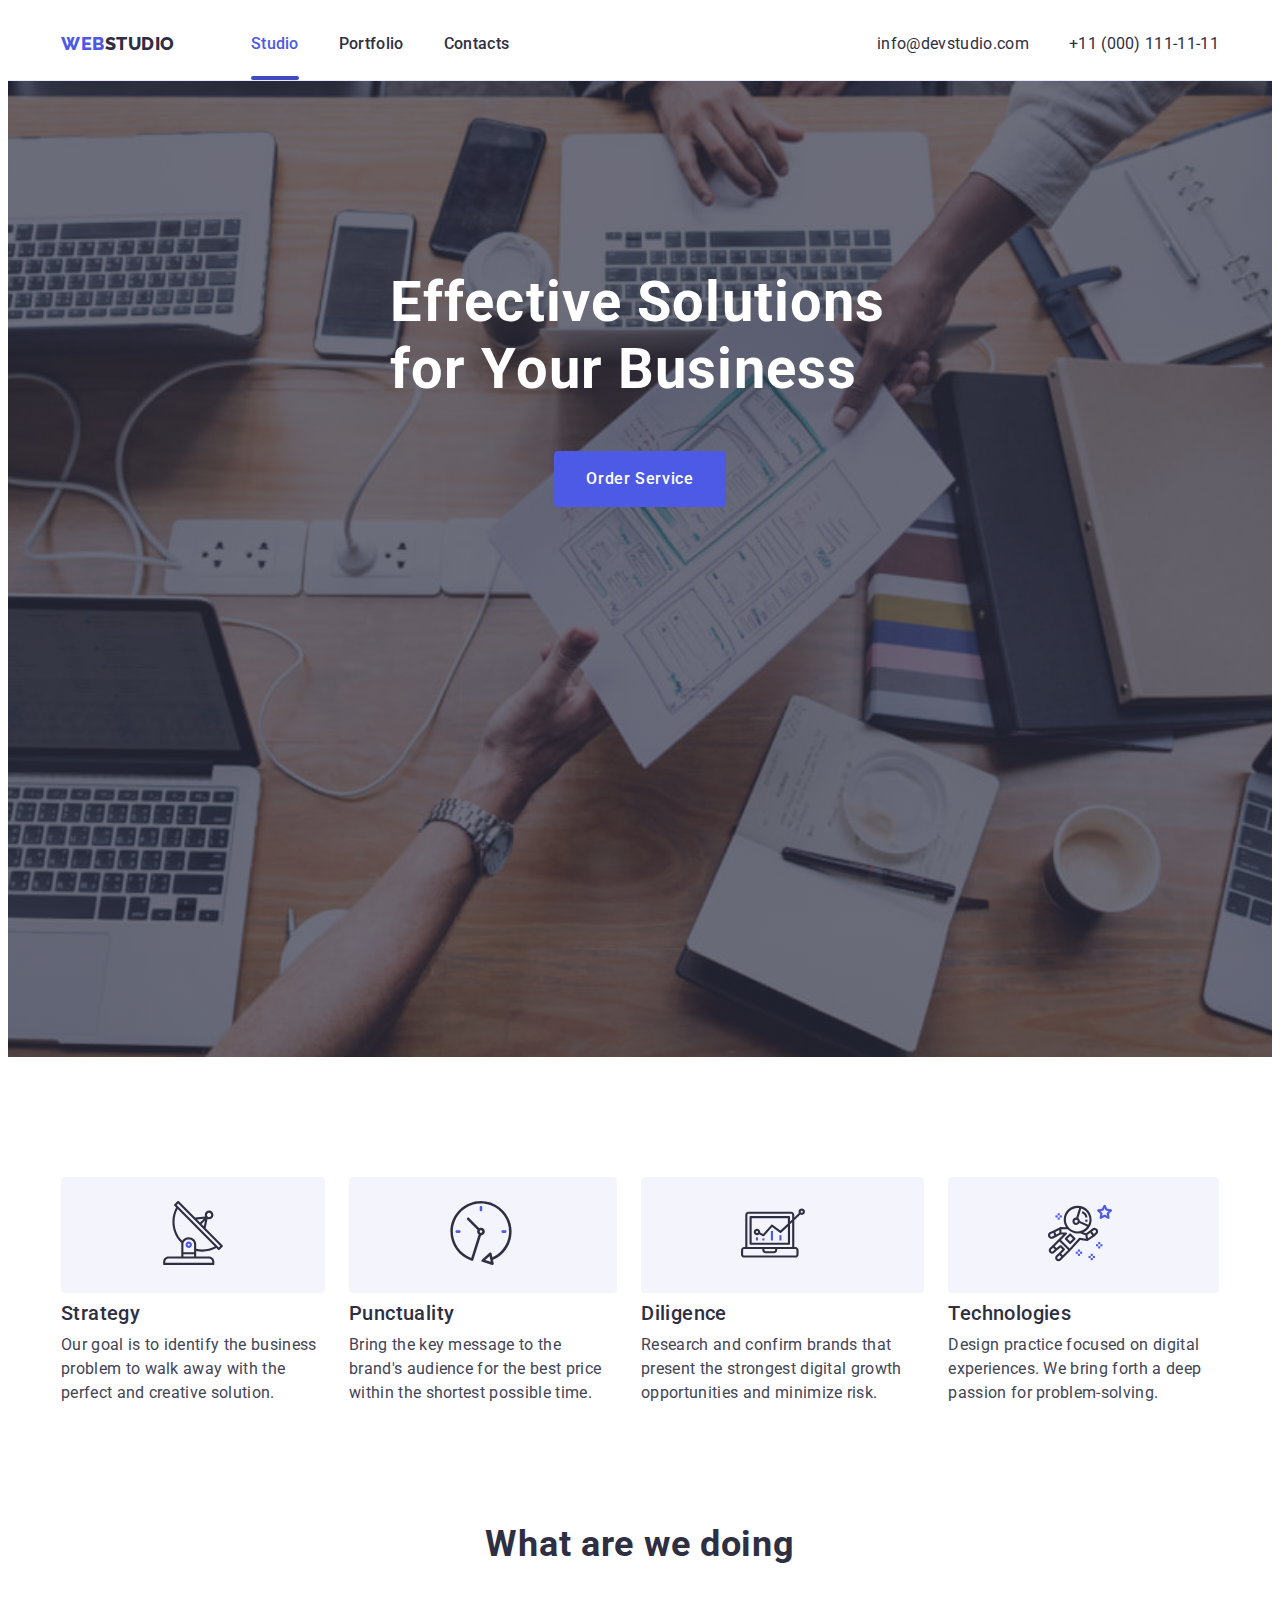
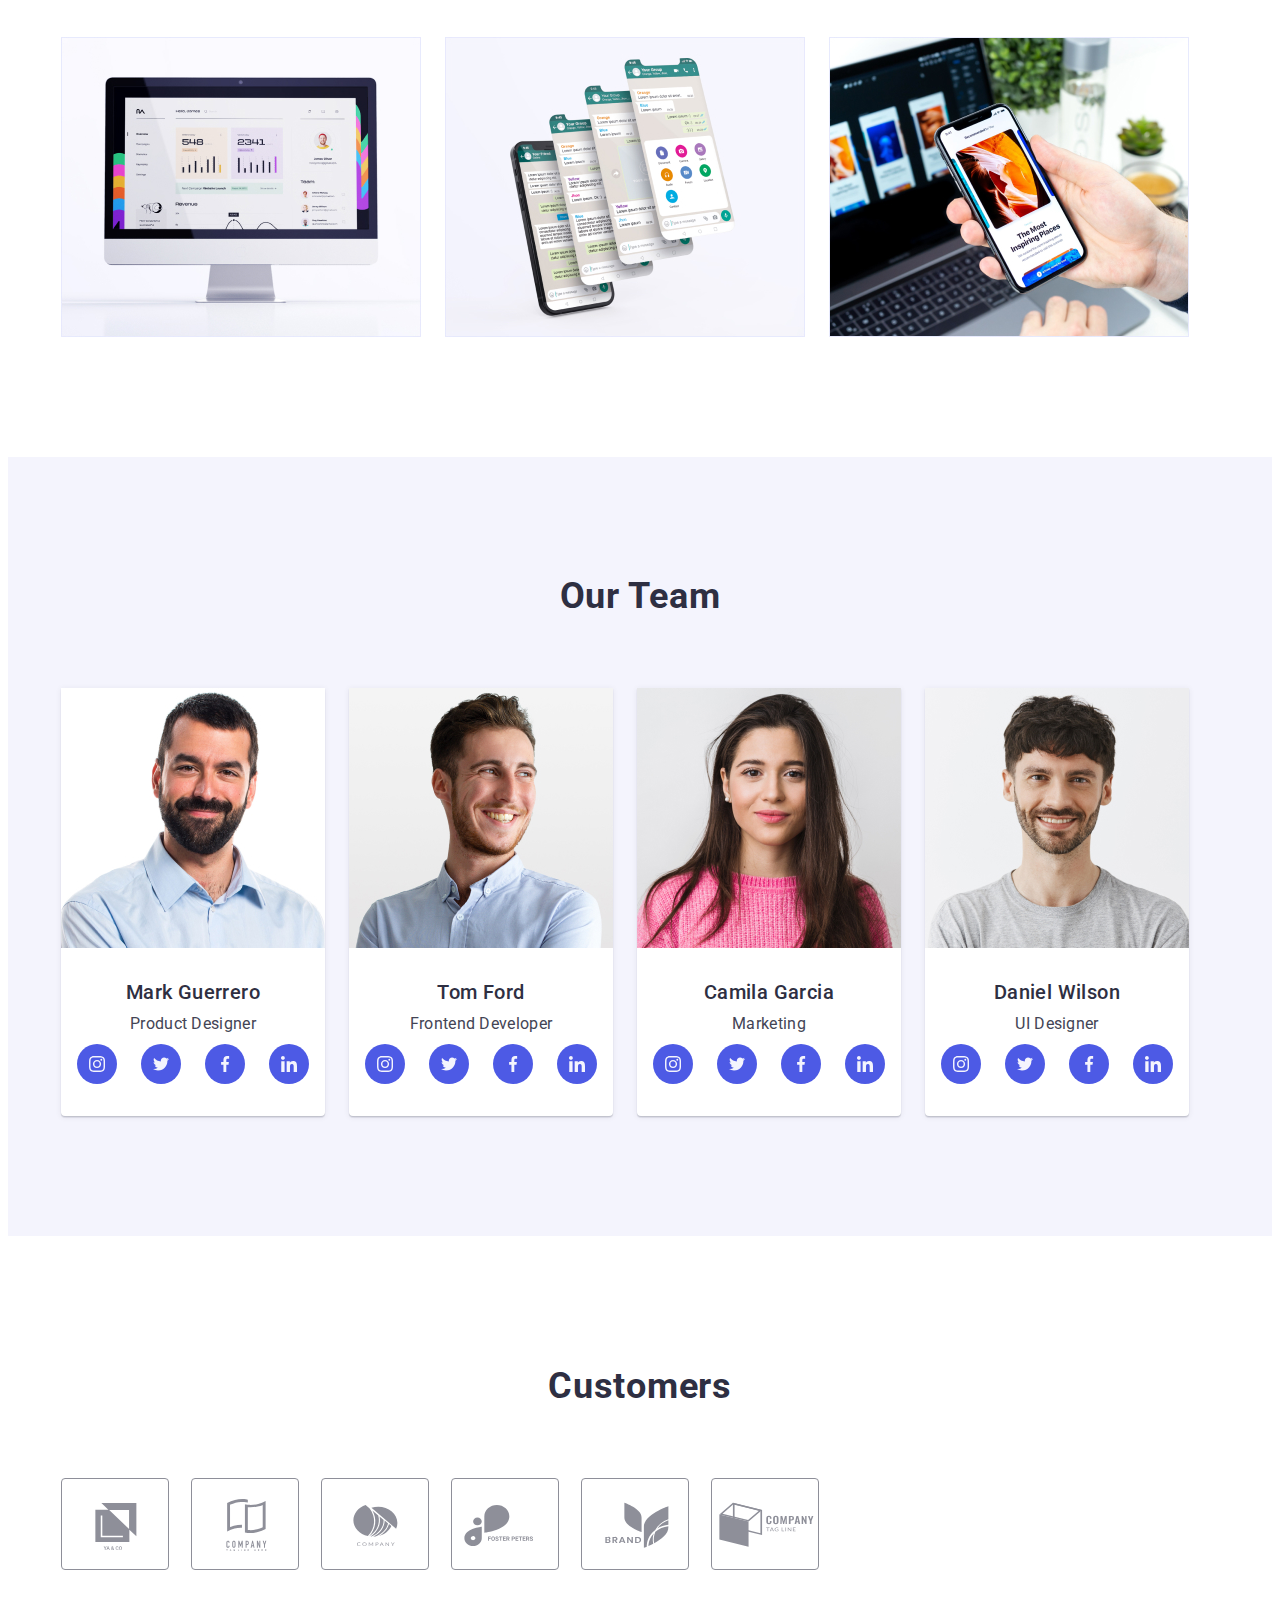
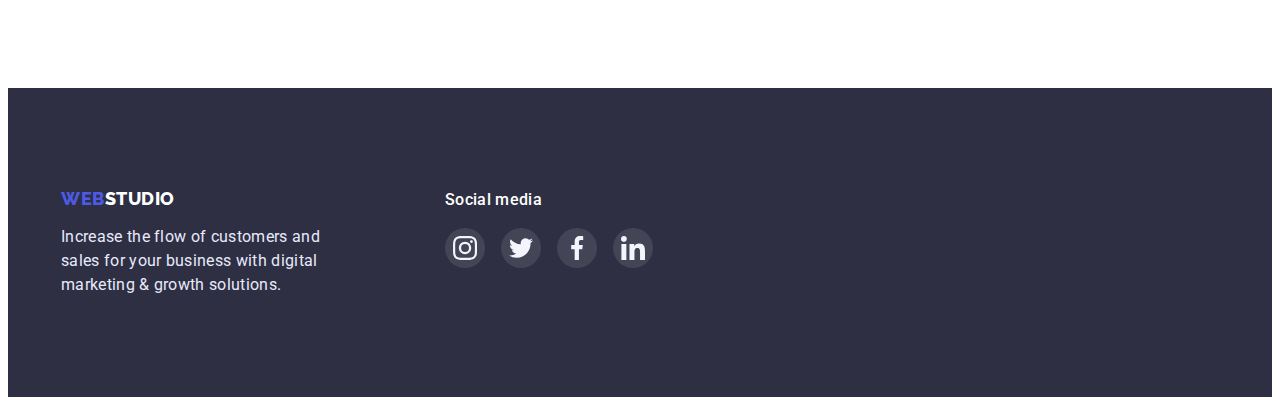
<file: index.html>
<!DOCTYPE html>
<html lang="en">
<head>
    <meta charset="UTF-8">
    <meta http-equiv="X-UA-Compatible" content="IE=edge">
    <meta name="viewport" content="width=device-width, initial-scale=1.0">
    <title>Document</title>
    <link rel="preconnect" href="https://fonts.googleapis.com">
    <link rel="preconnect" href="https://fonts.gstatic.com" crossorigin>
    <link href="https://fonts.googleapis.com/css2?family=Raleway:wght@800&family=Roboto:wght@400;500;700&display=swap"
        rel="stylesheet">
        <link rel="stylesheet" href="https://cdnjs.cloudflare.com/ajax/libs/modern-normalize/1.1.0/modern-normalize.min.css"
            integrity="sha512-wpPYUAdjBVSE4KJnH1VR1HeZfpl1ub8YT/NKx4PuQ5NmX2tKuGu6U/JRp5y+Y8XG2tV+wKQpNHVUX03MfMFn9Q=="
            crossorigin="anonymous" referrerpolicy="no-referrer" />
    <link rel="stylesheet" href="./css/styles.css">
</head>
<body >
   <header class="header">
     <div class="container heder-container">
        <nav class="header-navigation"> 
          <a href="./index.html" class="heder-logo link"> <span class="caption">Web</span>Studio</a>
    
         <ul class="header-list list">
             <li class="header-item"> <a class="header-link link currrent" href="./index.html" >Studio</a></li>
             <li class="header-item"> <a class="header-link link " href="./portfolio.html" >Portfolio</a></li>
             <li class="header-item"> <a class="header-link link " href="">Contacts</a></li>
         </ul>
        </nav>
        <address class="adress">
           <ul class="header-list list">
                <li><a class="header-tel link" href="mailto:info@devstudio.com">info@devstudio.com</a></li>
                <li><a class="header-tel link" href="tel:+110001111111">+11 (000) 111-11-11</a></li>
            </ul>
        </address>
    </div>
    </header> 
   
 <main>
    <section class="hero">
        <div class="container">
             <h1 class="hero-title">Effective Solutions for Your Business</h1>
              <button class="hero-btn" type="button" data-modal-open>Order Service</button>
        </div>
    </section>
 
 <section class="about">
    <div class="container">
        <h2 class="visually-hidden">Features</h2>
        <ul class="about-list list">
            <li class="about-item">
            <div class="container-about">
              <svg class="about-svg-icon" width="64" height="64">
                  <use href="./images/icons.svg#icon-antenna"></use>
               </svg>
            </div >
             <h3 class="about-title">Strategy</h3>
            <p class="about-pre-title">Our goal is to identify the business
                problem to walk away with the perfect and creative solution.</p>
            </li>
            <li class="about-item">
                <div class="container-about">
              <svg class="about-svg-icon" width="64" height="64">
                  <use href="./images/icons.svg#icon-clock"></use>
               </svg>
            </div >
                <h3 class="about-title">Punctuality</h3>
            <p class="about-pre-title">Bring the key message to the brand's audience for the best price within the shortest possible time.</p>
            </li>
            <li class="about-item">
                <div class="container-about">
              <svg class="about-svg-icon" width="64" height="64">
                  <use href="./images/icons.svg#icon-diagram"></use>
               </svg>
            </div >
                <h3 class="about-title">Diligence</h3>
            <p class="about-pre-title">Research and confirm brands that present the strongest digital growth opportunities and minimize risk.</p>
            </li>
            <li class="about-item">
                <div class="container-about">
              <svg class="about-svg-icon" width="64" height="64">
                  <use href="./images/icons.svg#icon-astronaut"></use>
               </svg>
            </div >
                <h3 class="about-title">Technologies</h3>
            <p class="about-pre-title">Design practice focused on digital experiences. We bring forth a deep passion for problem-solving.</p>
            </li>
        </ul>
    </div>
    
 </section>   
 <section class="work">
   <div class="container">
        <h2 class="work-title">What are we doing</h2>
        <ul class="work-list list">
            <li class="work-item">
                <img src="./images/img1.jpg" alt="monitor" width="360">
            </li>
            <li class="work-item">
                <img src="./images/img2.jpg" alt="telephone" width="360">
            </li>
            <li class="work-item">
                <img src="./images/img3.jpg" alt="phone and computer" width="360">
            </li>
        </ul>
   </div>
 </section>
 <section class="team">
    <div class="container">
    <h2 class="team-title">Our Team</h2>
    <ul class="team-list list">
        <li class="team-item  shadow-team">
            <img src="./images/mark.jpg" alt="markguerrero" width="264">
            <div class="team-name">
                <h3 class="team-subject">Mark Guerrero</h3>
                <p class="team-pre-title">Product Designer</p>
                <ul class="team-soc-list list">
                    <li class="team-soc-item"><a href="" class="team-soc-link">
                        <svg class="team-soc-icon" width="16" height="16">
                            <use href="./images/icons.svg#icon-instagram"></use>
                        </svg>
                    </a></li>
                    <li class="team-soc-item"><a href="" class="team-soc-link">
                        <svg class="team-soc-icon" width="16" height="16">
                            <use href="./images/icons.svg#icon-twitter"></use>
                        </svg>
                    </a></li>
                    <li class="team-soc-item"><a href="" class="team-soc-link">
                        <svg class="team-soc-icon" width="16" height="16">
                            <use href="./images/icons.svg#icon-facebook"></use>
                        </svg>
                    </a></li>
                    <li class="team-soc-item"><a href="" class="team-soc-link">
                        <svg class="team-soc-icon" width="16" height="16">
                            <use href="./images/icons.svg#icon-linkedin"></use>
                        </svg>
                    </a></li>
                </ul>
    
            </div>
        </li>
        <li class="team-item shadow-team">
            <img src="./images/tom.jpg" alt="tomford" width="264">
            <div class="team-name">
                <h3 class="team-subject">Tom Ford</h3>
                <p class="team-pre-title">Frontend Developer</p>
                 <ul class="team-soc-list list">
                    <li class="team-soc-item"><a href="" class="team-soc-link">
                        <svg class="team-soc-icon" width="16" height="16">
                            <use href="./images/icons.svg#icon-instagram"></use>
                        </svg>
                    </a></li>
                    <li class="team-soc-item"><a href="" class="team-soc-link">
                        <svg class="team-soc-icon" width="16" height="16">
                            <use href="./images/icons.svg#icon-twitter"></use>
                        </svg>
                    </a></li>
                    <li class="team-soc-item"><a href="" class="team-soc-link">
                        <svg class="team-soc-icon" width="16" height="16">
                            <use href="./images/icons.svg#icon-facebook"></use>
                        </svg>
                    </a></li>
                    <li class="team-soc-item"><a href="" class="team-soc-link">
                        <svg class="team-soc-icon" width="16" height="16">
                            <use href="./images/icons.svg#icon-linkedin"></use>
                        </svg>
                    </a></li>
                </ul>
            </div>
        </li>
        <li class="team-item shadow-team">
            <img src="./images/camila.jpg" alt="camilagarcia" width="264">
           <div class="team-name">
                <h3 class="team-subject">Camila Garcia</h3>
                <p class="team-pre-title">Marketing</p>
                 <ul class="team-soc-list list">
                    <li class="team-soc-item"><a href="" class="team-soc-link">
                        <svg class="team-soc-icon" width="16" height="16">
                            <use href="./images/icons.svg#icon-instagram"></use>
                        </svg>
                    </a></li>
                    <li class="team-soc-item"><a href="" class="team-soc-link">
                        <svg class="team-soc-icon" width="16" height="16">
                            <use href="./images/icons.svg#icon-twitter"></use>
                        </svg>
                    </a></li>
                    <li class="team-soc-item"><a href="" class="team-soc-link">
                        <svg class="team-soc-icon" width="16" height="16">
                            <use href="./images/icons.svg#icon-facebook"></use>
                        </svg>
                    </a></li>
                    <li class="team-soc-item"><a href="" class="team-soc-link">
                        <svg class="team-soc-icon" width="16" height="16">
                            <use href="./images/icons.svg#icon-linkedin"></use>
                        </svg>
                    </a></li>
                </ul>
           </div>
        </li>
        <li class="team-item shadow-team">
            <img src="./images/daniel.jpg" alt="danielwilson" width="264">
            <div class="team-name">
                <h3 class="team-subject">Daniel Wilson</h3>
                <p class="team-pre-title">UI Designer</p>
                 <ul class="team-soc-list list">
                    <li class="team-soc-item"><a href="" class="team-soc-link">
                        <svg class="team-soc-icon" width="16" height="16">
                            <use href="./images/icons.svg#icon-instagram"></use>
                        </svg>
                    </a></li>
                    <li class="team-soc-item"><a href="" class="team-soc-link">
                        <svg class="team-soc-icon" width="16" height="16">
                            <use href="./images/icons.svg#icon-twitter"></use>
                        </svg>
                    </a></li>
                    <li class="team-soc-item"><a href="" class="team-soc-link">
                        <svg class="team-soc-icon" width="16" height="16">
                            <use href="./images/icons.svg#icon-facebook"></use>
                        </svg>
                    </a></li>
                    <li class="team-soc-item"><a href="" class="team-soc-link">
                        <svg class="team-soc-icon" width="16" height="16">
                            <use href="./images/icons.svg#icon-linkedin"></use>
                        </svg>
                    </a></li>
                </ul>
            </div>
        </li>
    </ul>
    </div>
 </section>
 <section class="Customers">
    <div class="container">
        <h2 class="customers-title">Customers</h2>
    <ul class="customers-list list">      
        <li class="customers-item">
        <a href="" class="customers-link link">
            <svg class="customers-svg" width="104" height="56">
                <use href="./images/icons.svg#icon-Logo"></use>
            </svg>
        </a>
        </li>
        <li class="customers-item"> <a href="" class="customers-link link">
            <svg class="customers-svg" width="104" height="56">
                <use href="./images/icons.svg#icon-Logo-1"></use>
            </svg>
        </a></li>
        <li class="customers-item"> <a href="" class="customers-link link">
            <svg class="customers-svg" width="104" height="56">
                <use href="./images/icons.svg#icon-Logo-2"></use>
            </svg>
        </a></li>
        <li class="customers-item"> <a href="" class="customers-link link">
            <svg class="customers-svg" width="104" height="56">
                <use href="./images/icons.svg#icon-Logo-3"></use>
            </svg>
        </a></li>
        <li class="customers-item"> <a href="" class="customers-link link">
            <svg class="customers-svg" width="104" height="56">
                <use href="./images/icons.svg#icon-Logo-4"></use>
            </svg>
        </a></li>
        <li class="customers-item"> <a href="" class="customers-link link">
            <svg class="customers-svg"  width="104" height="56">
                <use href="./images/icons.svg#icon-Logo-5"></use>
            </svg>
        </a></li>
    </ul>
     </dv >

 </section>
</main>
 <footer class="footer">
    <div class="foot-container container">
   <div class="footer-logo">
        <a class="footer-link link" href="./index.html"><span class="caption-pre">Web</span>Studio</a>
     <p class="footer-pre-title " >Increase the flow of customers and sales for your business with digital marketing & growth solutions.</p>
    </div >
 <div class="footer-social">
     <p class="footer-soc-text">Social media</p> 
     <ul class="footer-soc list">
        <li class="footer-item"><a href="" class="footer-link-soc link">
                <svg class="footer-svg"  width="24" height="24">
                    <use href="./images/icons.svg#icon-instagram"></use>
                </svg>
            </a></li>
        <li class="footer-item"><a href="" class="footer-link-soc link">
                <svg class="footer-svg"  width="24" height="24">
                    <use href="./images/icons.svg#icon-twitter"></use>
                </svg>
            </a></li>
        <li class="footer-item"><a href="" class="footer-link-soc link">
                <svg class="footer-svg"  width="24" height="24">
                    <use href="./images/icons.svg#icon-facebook"></use>
                </svg>
            </a></li>
        <li class="footer-item"><a href="" class="footer-link-soc link">
                <svg class="footer-svg"  width="24" height="24">
                    <use href="./images/icons.svg#icon-linkedin"></use>
                </svg>
            </a></li>
     </ul>
 </di >
</div>
 </footer>
  <div class="backdrop is-hidden" data-modal>
    <div class="modal">
        <button type="button" class="modal-close" data-modal-close>
            <svg class="modal-svg" width="8" height="8" >
                <use href="./images/icons.svg#icon-close"></use>
            </svg>
        </button>
    </div>
  </div>
  <script src="./js/modal.js"></script>
</body>
</html>
</file>
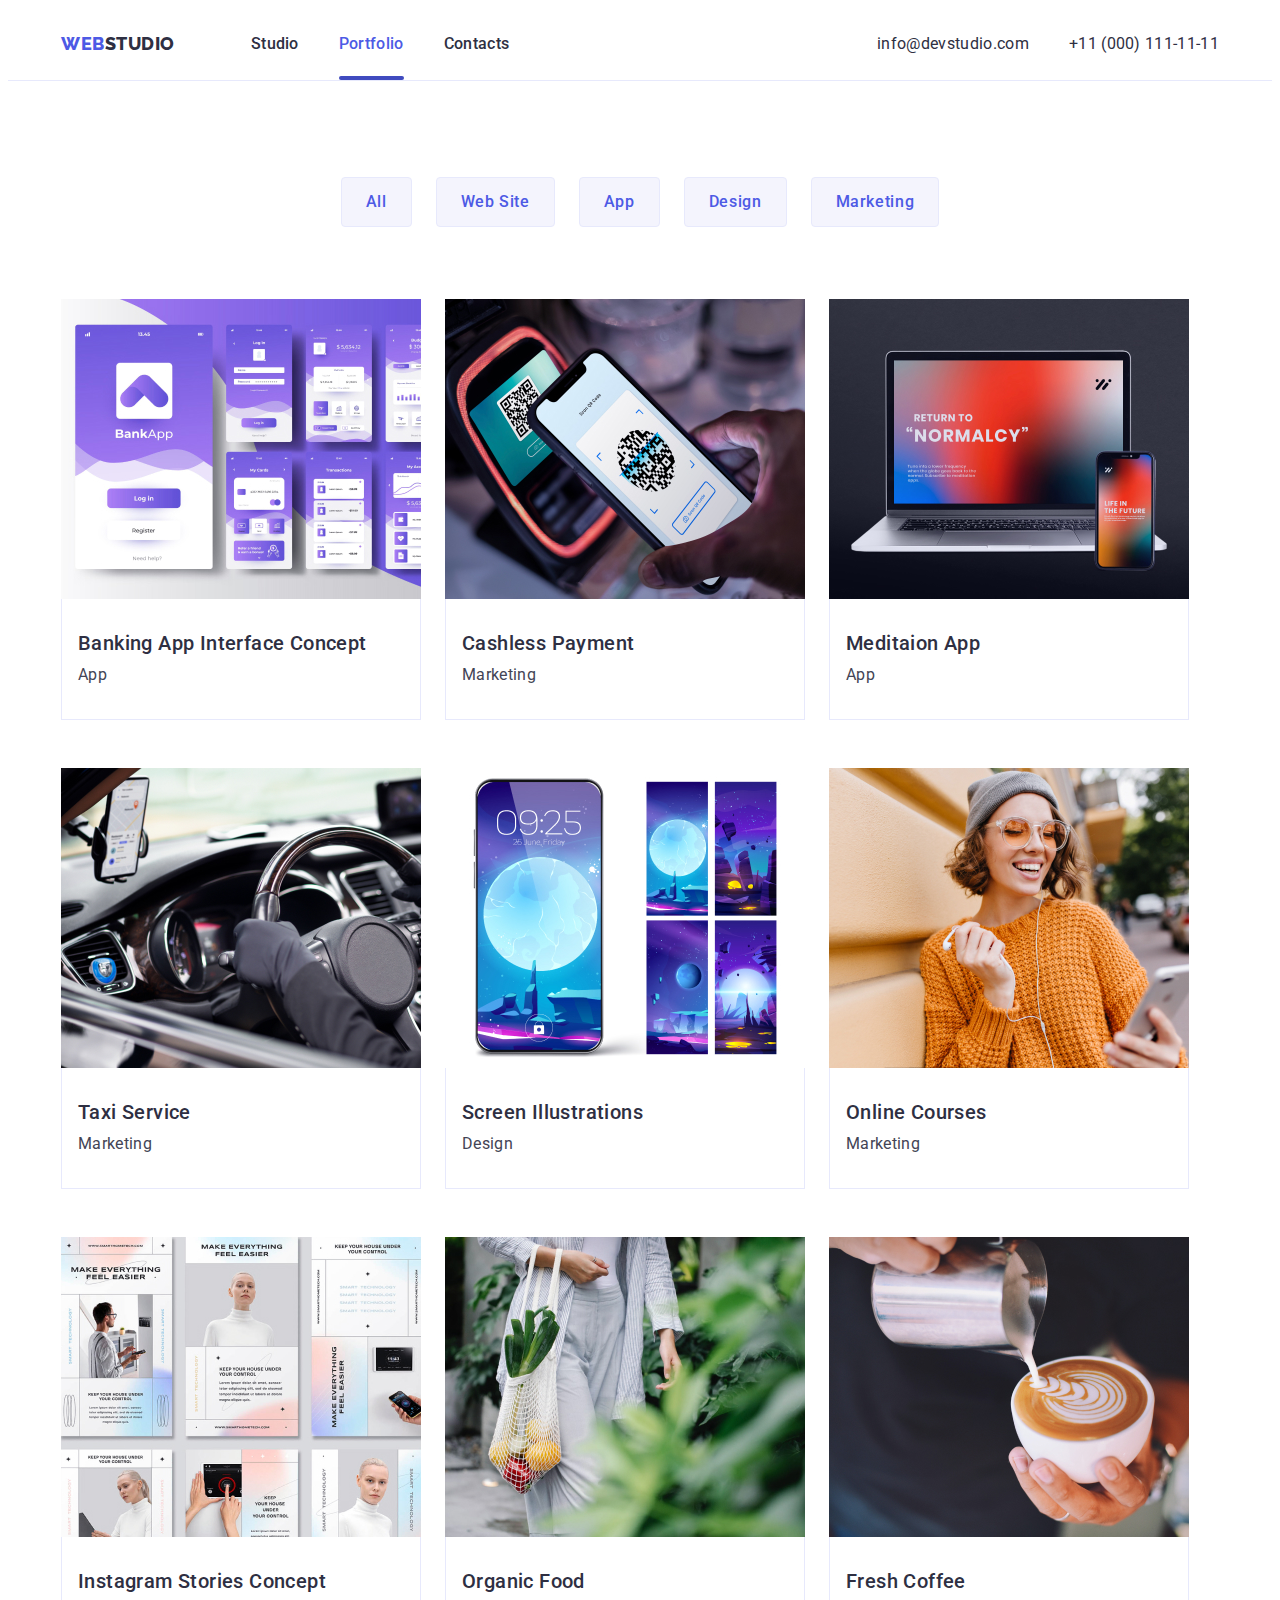
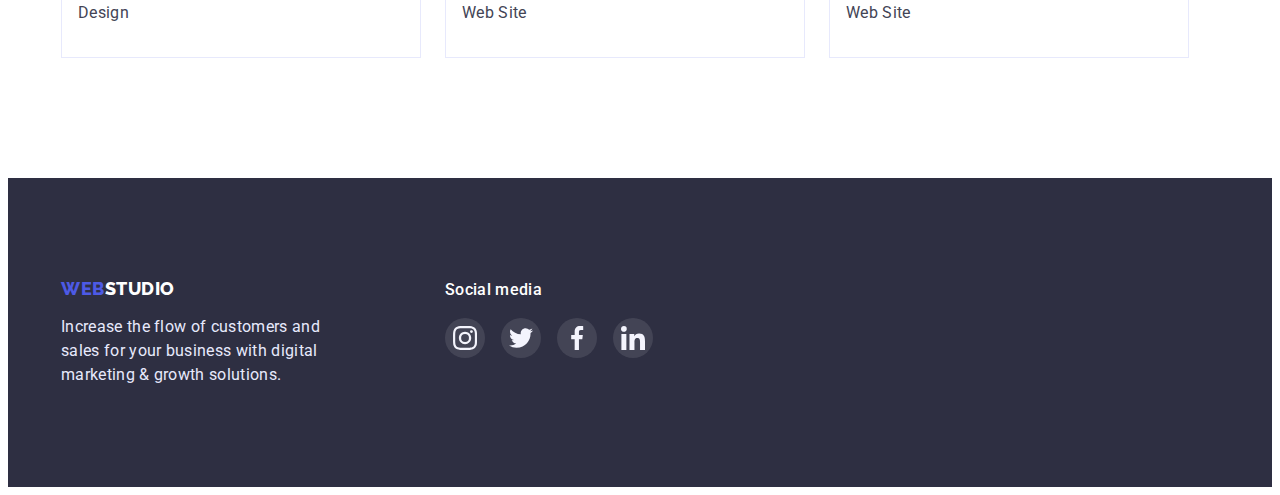
<file: portfolio.html>
<!DOCTYPE html>
<html lang="en">
<head>
    <meta charset="UTF-8">
    <meta http-equiv="X-UA-Compatible" content="IE=edge">
    <meta name="viewport" content="width=device-width, initial-scale=1.0">
    <title>Document</title>
    <link rel="preconnect" href="https://fonts.googleapis.com">
    <link rel="preconnect" href="https://fonts.gstatic.com" crossorigin>
    <link href="https://fonts.googleapis.com/css2?family=Raleway:wght@800&family=Roboto:wght@400;500;700&display=swap"
        rel="stylesheet">
        <link rel="stylesheet" href="https://cdnjs.cloudflare.com/ajax/libs/modern-normalize/1.1.0/modern-normalize.min.css" integrity="sha512-wpPYUAdjBVSE4KJnH1VR1HeZfpl1ub8YT/NKx4PuQ5NmX2tKuGu6U/JRp5y+Y8XG2tV+wKQpNHVUX03MfMFn9Q==" crossorigin="anonymous" referrerpolicy="no-referrer" />
    <link rel="stylesheet" href="./css/styles.css">
</head>
<body>
<header class="header">
     <div class="container heder-container">
        <nav class="header-navigation"> 
          <a href="./index.html" class="heder-logo link"> <span class="caption">Web</span>Studio</a>
    
         <ul class="header-list list">
             <li class="header-item"> <a class="header-link link " href="./index.html" >Studio</a></li>
             <li class="header-item"> <a class="header-link link currrent" href="./portfolio.html" >Portfolio</a></li>
             <li class="header-item"> <a class="header-link link " href="">Contacts</a></li>
         </ul>
        </nav>
        <address class="adress">
           <ul class="header-list list">
                <li><a class="header-tel link" href="mailto:info@devstudio.com">info@devstudio.com</a></li>
                <li><a class="header-tel link" href="tel:+110001111111">+11 (000) 111-11-11</a></li>
            </ul>
        </address>
    </div>
    </header> 
    <main>
<section class="portfolio">
    <h1 class="visually-hidden"> Filters</h1>
 <div class="container">
        <ul  class="portfolio-nav-list list">
            <li><button class="portfolio-btn"  type="button">All</button></li>
            <li><button class="portfolio-btn"  type="button">Web Site</button></li>
            <li><button class="portfolio-btn"  type="button">App</button></li>
            <li><button class="portfolio-btn"  type="button">Design</button></li>
            <li><button class="portfolio-btn"  type="button">Marketing</button></li>
        </ul>
 

    <h2 class="visually-hidden">properties</h2>
    <ul class="portfolio-list list">
        <li class="portfolio-item ">
            <a class="portfolio-card-link link" href="./portfolio.html">
             <div class="portfolio-cover-wrap">
                 <img src="./images/bank.jpg" alt="interface" width="360">
                 <p class="portfolio-cover-text">14 Stylish and User-Friendly App Design Concepts · Task Manager App · Calorie Tracker App · Exotic Fruit Ecommerce App · Cloud Storage App</p>
             </div>
             <div class="portfolio-item-text">
                 <h3 class="portfolio-title" >Banking App Interface Concept</h3>
                 <p class="portfolio-pre-title">App</p>
             </div></a>
        </li>
        <li class="portfolio-item ">
            <a class="portfolio-card-link link" href="./portfolio.html">
             <div class="portfolio-cover-wrap">
                 <img src="./images/payment.jpg" alt="cashless-payment" width="360">
                 <p class="portfolio-cover-text">14 Stylish and User-Friendly App Design Concepts · Task Manager App · Calorie Tracker App · Exotic Fruit Ecommerce App · Cloud Storage App</p>
             </div>
             <div class="portfolio-item-text">
                 <h3 class="portfolio-title" >Cashless Payment</h3>
                 <p class="portfolio-pre-title">Marketing</p>
             </div></a>
        </li>  
        <li class="portfolio-item ">
            <a class="portfolio-card-link link" href="./portfolio.html">
             <div class="portfolio-cover-wrap">
                 <img src="./images/meditation.jpg" alt="meditaion-app" width="360">
                 <p class="portfolio-cover-text">14 Stylish and User-Friendly App Design Concepts · Task Manager App · Calorie Tracker App · Exotic Fruit Ecommerce App · Cloud Storage App</p>
             </div>
             <div class="portfolio-item-text">
                 <h3 class="portfolio-title" >Meditaion App</h3>
                 <p class="portfolio-pre-title">App</p>
             </div></a>
        </li>
        <li class="portfolio-item "> 
             <a class="portfolio-card-link link" href="./portfolio.html">
             <div class="portfolio-cover-wrap">
                 <img src="./images/taxi.jpg" alt="taxi-service" width="360">
                 <p class="portfolio-cover-text">14 Stylish and User-Friendly App Design Concepts · Task Manager App · Calorie Tracker App · Exotic Fruit Ecommerce App · Cloud Storage App</p>
             </div>
             <div class="portfolio-item-text">
                 <h3 class="portfolio-title" >Taxi Service</h3>
                 <p class="portfolio-pre-title">Marketing</p>
             </div></a>
        </li>
        <li class="portfolio-item ">
             <a class="portfolio-card-link link" href="./portfolio.html">
             <div class="portfolio-cover-wrap">
                 <img src="./images/screen.jpg" alt="screen-illustrations" width="360">
                 <p class="portfolio-cover-text">14 Stylish and User-Friendly App Design Concepts · Task Manager App · Calorie Tracker App · Exotic Fruit Ecommerce App · Cloud Storage App</p>
             </div>
             <div class="portfolio-item-text">
                 <h3 class="portfolio-title" >Screen Illustrations</h3>
                 <p class="portfolio-pre-title">Design</p>
             </div></a>
        </li>
        <li class="portfolio-item ">
             <a class="portfolio-card-link link" href="./portfolio.html">
             <div class="portfolio-cover-wrap">
                 <img src="./images/online.jpg" alt="online-courses" width="360">
                <p class="portfolio-cover-text">14 Stylish and User-Friendly App Design Concepts · Task Manager App · Calorie Tracker App · Exotic Fruit Ecommerce App · Cloud Storage App</p>
             </div>
             <div class="portfolio-item-text">
                 <h3 class="portfolio-title" >Online Courses</h3>
                 <p class="portfolio-pre-title">Marketing</p>
             </div></a>
        </li>
        <li class="portfolio-item ">
             <a class="portfolio-card-link link" href="./portfolio.html">
            <div class="portfolio-cover-wrap">
                 <img src="./images/instagram.jpg" alt="instagram-stories" width="360">
                 <p class="portfolio-cover-text">14 Stylish and User-Friendly App Design Concepts · Task Manager App · Calorie Tracker App · Exotic Fruit Ecommerce App · Cloud Storage App</p>
            </div>
             <div class="portfolio-item-text">
                 <h3 class="portfolio-title" >Instagram Stories Concept</h3>
                 <p class="portfolio-pre-title">Design</p>
             </div></a>
        </li>
        <li class="portfolio-item ">
             <a class="portfolio-card-link link" href="./portfolio.html">
            <div class="portfolio-cover-wrap">
                 <img src="./images/organic.jpg" alt="organic-food" width="360">
                 <p class="portfolio-cover-text">14 Stylish and User-Friendly App Design Concepts · Task Manager App · Calorie Tracker App · Exotic Fruit Ecommerce App · Cloud Storage App</p>
            </div>
             <div class="portfolio-item-text">
                 <h3 class="portfolio-title" >Organic Food</h3>
                 <p class="portfolio-pre-title">Web Site</p>
             </div></a>
        </li>
        <li class="portfolio-item ">
             <a class="portfolio-card-link link" href="./portfolio.html">
            <div class="portfolio-cover-wrap">
                 <img src="./images/coffee.jpg" alt="fresh-coffee" width="360">
                 <p class="portfolio-cover-text">14 Stylish and User-Friendly App Design Concepts · Task Manager App · Calorie Tracker App · Exotic Fruit Ecommerce App · Cloud Storage App</p>
            </div>
             <div class="portfolio-item-text">
                 <h3  class="portfolio-title">Fresh Coffee</h3>
                 <p class="portfolio-pre-title">Web Site</p>
             </div></a>
        </li>
    </ul>
    </div>
</section>
</main>
    <footer class="footer">
    <div class="foot-container container">
   <div class="footer-logo">
        <a class="footer-link link" href="./index.html"><span class="caption-pre">Web</span>Studio</a>
     <p class="footer-pre-title " >Increase the flow of customers and sales for your business with digital marketing & growth solutions.</p>
    </div >
 <div class="footer-social">
     <p class="footer-soc-text">Social media</p> 
     <ul class="footer-soc list">
        <li class="footer-item"><a href="" class="footer-link-soc link">
                <svg class="footer-svg"  width="24" height="24">
                    <use href="./images/icons.svg#icon-instagram"></use>
                </svg>
            </a></li>
        <li class="footer-item"><a href="" class="footer-link-soc link">
                <svg class="footer-svg"  width="24" height="24">
                    <use href="./images/icons.svg#icon-twitter"></use>
                </svg>
            </a></li>
        <li class="footer-item"><a href="" class="footer-link-soc link">
                <svg class="footer-svg"  width="24" height="24">
                    <use href="./images/icons.svg#icon-facebook"></use>
                </svg>
            </a></li>
        <li class="footer-item"><a href="" class="footer-link-soc link">
                <svg class="footer-svg"  width="24" height="24">
                    <use href="./images/icons.svg#icon-linkedin"></use>
                </svg>
            </a></li>
     </ul>
 </di >
</div>
 </footer>
    
</body>
</html>
</file>
<file: css/styles.css>
:root{
  --mein-title-color: #FFFFFF;
  --second-title-color: #2E2F42;
  --third-title-color:#E7E9FC;
  --Fourth-title-color: #434455;
  --mein-btn-color: #4D5AE5;
  --focus-btn-color: #404BBF;
  --second-btn-color: #F4F4FD;
  --fons-color: #FFFFFF;
  --bordeer-color: #E7E9FC;
  --linear-gradient:linear-gradient(rgba(46, 47, 66, 0.7), rgba(46, 47, 66, 0.7));
}



/*  */
body{
    font-family: 'Roboto', sans-serif;
    background-color: var(--fons-color);
    color: var(--Fourth-title-color);

}

 p,
 h1,
 h2,
 h3,
 h4,
 h5,
 h6 {
     margin: 0;
 }

 ul {
     margin: 0;
     padding-left: 0;
 }

img {
    display: block;
}


.link{
    text-decoration: none;
}
.list{
    list-style: none;
}

.container{
    width: 100%;
    max-width:1158px; 
    padding-left: 15px;
    padding-right: 15px;
    margin: 0 auto;
    
}
/*---------------------------MODAL--------------------*/
.backdrop{
    position: fixed;
    top: 0;
    left: 0;
    width: 100%;
    height: 100%;
    background-color: rgba(46, 47, 66, 0.4);
    transition:visibility 250ms cubic-bezier(0.4, 0, 0.2, 1),opacity 250ms cubic-bezier(0.4, 0, 0.2, 1);
}

.backdrop.is-hidden{
    opacity: 0;
    pointer-events: none;
    visibility: hidden;
} 

.modal{
    position: absolute;
    top: 50%;
    left: 50%;
    transform: translate(-50%, -50%);
    width: 408px;
    height: 576px;
    background-color: #FCFCFC;
    
}

.modal-close {
    position: absolute;
    top: 24px;
    right: 24px;
    display: flex;
    justify-content: center;
    align-items: center;
    width: 24px;
    height: 24px;
    padding: 0;
    color: #000000;
    border-radius: 50%;
    border: 1px solid rgba(0, 0, 0, 0.1);
    transition: background-color  250ms cubic-bezier(0.4, 0, 0.2, 1),
    color 250ms cubic-bezier(0.4, 0, 0.2, 1);
    cursor: pointer;
}

.modal-close:hover,
.modal-close:focus{
    background-color: var(--focus-btn-color);
    color: #FFFFFF;
}
.modal-close:hover .modal-svg {
    fill: var(--fons-color);
    
}

.modal-svg {
fill: currentColor;
transition: fill 250ms cubic-bezier(0.4, 0, 0.2, 1);
}
/*---------------------HEADER---------------*/
.header {
    border-bottom: 1px solid #E7E9FC;
}

.heder-container{
    display: flex;
    align-items: center;
}

.header-navigation {
    display: flex;
    align-items: center;
   
}

.heder-logo {
        font-family: 'Raleway';
        font-weight: 800;
        font-size: 18px;
        line-height: 1.33;
        letter-spacing: 0.03em;
         color: var(--second-title-color);
        text-transform: uppercase;
        margin-right: 76px;
        padding-top: 24px;
        padding-bottom: 24px;
}

.adress{
    font-style: normal;
    display: flex;
    margin-left: auto;
   
}

img{
    display: block;
}

.header-list {
display: flex;
gap: 40px;

}

.header-item {

}

.header-link {
    font-weight: 500;
    font-size: 16px;
    line-height: 1.5;
    letter-spacing: 0.02em;
    color: var(--second-title-color);
    position: relative;
    transition: color 250ms cubic-bezier(0.4, 0, 0.2, 1);
    display: block;
    padding-top: 24px;
    padding-bottom: 24px;
}

.header-link::after{
content:'';
position: absolute;
left: 0;
bottom: 0;

transform: scaleX(0);

border-radius: 2px;
height: 4px;
width: 100%;
background-color: var(--focus-btn-color);
transition: transform 250ms cubic-bezier(0.4, 0, 0.2, 1);
}

.header-link:hover::after,
.header-link:focus::after,
.header-link.currrent::after{
    transform: scaleX(1);
}


.currrent {
    color: var(--mein-btn-color);
}


.header-link:hover,.header-link:focus{
    color: #404BBF;
}
.header-tel {
    font-weight: 400;
    font-size: 16px;
    line-height: 1.5;
    letter-spacing: 0.02em;
    color: var(--second-title-color);
    transition: color 250ms cubic-bezier(0.4, 0, 0.2, 1);
    display: block;
        padding-top: 24px;
        padding-bottom: 24px;

}
.header-tel:hover, .header-tel:focus{
    color: var(--focus-btn-color);
}
.caption{
    color: var(--mein-btn-color);
}

/*-------------------------------HEADER---------------*/
/*---------------------------------HERO---------------*/
.hero-btn {
    min-width: 169px;
    padding: 16px 32px;
    font-family: inherit;
    font-weight: 500;
    font-size: 16px;
    line-height: 1.5;
    letter-spacing: 0.04em;
    color: var(--mein-title-color);
    background: var(--mein-btn-color);
    cursor: pointer;
    border-radius: 4px;
    margin: 0 auto;
    display: block;
    border: none;
    transition: background-color 250ms cubic-bezier(0.4, 0, 0.2, 1);
    }

.hero-btn:hover,
.hero-btn:focus{
    background-color: var(--focus-btn-color);
    color: var(--second-btn-color);
}

.hero{
    background-color: var(--second-title-color);
    background-image:var(--linear-gradient),
    url(../images/people-officee.jpg);
    background-repeat: no-repeat;
    background-position: center;
    background-size: cover;
    padding-top: 188px;
    padding-bottom: 188px;
    max-width: 1440px;
    height: 600px;
    margin: 0 auto;
}

.hero-title{
    font-weight: 700;
    font-size: 56px;
    line-height: 1.2;
    letter-spacing: 0.02em;
    color: var(--mein-title-color);
    max-width: 500px;
    margin: 0 auto;
    margin-bottom: 48px;
    
}
/*---------------------------------HERO---------------*/
/*---------------------------------About---------------*/
.about {
    padding-top: 120px;
    padding-bottom: 120px;
}

.about-list {
    display: flex;
    gap: 24px;
}

.container-about {
padding: 24px 100px;
background-color: var(--second-btn-color);
margin-bottom: 8px;
border-radius: 4px;
}

.about-svg-icon {}



.about-pre-title {
    font-weight: 400;
    font-size: 16px;
    line-height: 1.5;
    letter-spacing: 0.02em;
    color: var(--Fourth-title-color);
}

.about-title {
    font-weight: 500;
    font-size: 20px;
    line-height: 1.2;
    letter-spacing: 0.02em;
    color: var(--second-title-color);
    margin-bottom: 8px;
    
 }

/*---------------------------------work---------------*/
 
.work {
    padding-bottom: 120px;
}

.work-title {
        font-weight: 700;
        font-size: 36px;
        line-height: 1.1;
        letter-spacing: 0.02em;
        color: var(--second-title-color);
        margin-bottom: 72px;
        text-align: center;
}

.work-list {
    display: flex;
    gap: 24px;
}


.work-item {}


/*---------------------------------TEAM---------------*/
.team {
    background-color: var(--second-btn-color);
    padding-bottom: 120px;
    padding-top: 120px;
}

.team-title {
    font-weight: 700;
    font-size: 36px;
    line-height: 1.1;
    letter-spacing: 0.02em;
    color: var(--second-title-color);
    margin-bottom: 72px;
    text-align: center;
}
.team-list {
    display: flex;
    gap: 24px;
}


.team-item {
  
    width: calc((100%-72px)/4);
    background-color: var(--fons-color);
    box-shadow: 0px 1px 6px rgba(46, 47, 66, 0.08), 0px 1px 1px rgba(46, 47, 66, 0.16), 0px 2px 1px rgba(46, 47, 66, 0.08);
    border-radius: 0px 0px 4px 4px;
}

.shadow-team{
    background: #ffffff;
    box-shadow: 0px 1px 6px rgba(46, 47, 66, 0.08),
    0px 1px 1px rgba(46, 47, 66, 0.16), 0px 2px 1px rgba(46, 47, 66, 0.08);
    border-radius: 0px 0px 4px 4px;
}

.team-name{
    text-align: center;
    padding: 32px 16px;
}

.team-subject {
    font-weight: 500;
    font-size: 20px;
    line-height: 1.2;
    letter-spacing: 0.02em;
    color: var(--second-title-color);
    margin-bottom: 8px;
}

.team-pre-title {
font-weight: 400;
    font-size: 16px;
    line-height: 1.5;
    letter-spacing: 0.02em;
    color: var(--Fourth-title-color);
    margin-bottom: 8px;
}

.team-soc-list {
    display: flex;
    justify-content: center;
    gap: 24px;
}

.team-soc-item {
    width: 40px;
    height: 40px;
}

.team-soc-link {
    width: 100%;
    height: 100%;
    border-radius: 50%;
    display: flex;
    justify-content: center;
    align-items: center;
    background-color:var(--mein-btn-color);
    transition: background-color 250ms cubic-bezier(0.4, 0, 0.2, 1);
}
.team-soc-link:hover,
 .team-soc-link:focus{
background-color: var(--focus-btn-color);
}

/*---------------------------------Customers--------------*/
.Customers {
    padding-top: 130px;
    padding-bottom: 120px;
}
.customers-title{
    font-weight: 700;
    font-size: 36px;
    line-height: 40px;
    color: var(--second-title-color);
    text-align: center;
    margin-bottom: 72px;
    letter-spacing: 0.02em;
    text-transform: capitalize;
   
}
.customers-list {
    display: flex;
    gap: 24px;
}

.customers-item {
    width: calc((100%-120px)/6);
    height: 90px;
   
}

.customers-link {
    border: 1px solid currentColor;
    color: #8E8F99;
    width: 100%;
    height: 100%;
    border-radius: 4px;
    display: flex;
    align-items: center;
    justify-content: center;
    transition: color 250ms cubic-bezier(0.4, 0, 0.2, 1);
}

.customers-svg {
    fill: currentColor;
}

.customers-link:is(:hover, :focus) {
  color: var(--focus-btn-color);
}



.custmers-item {}

/*---------------------------------FOOTER---------------*/
.footer {
    background-color: var(--second-title-color);
    padding-top: 100px;
    padding-bottom: 100px;
}

.footer-link {
        font-family: 'Raleway';
        font-style: normal;
        font-weight: 800;
        font-size: 18px;
        line-height: 1.17;
        letter-spacing: 0.03em;
        color: var(--mein-title-color);
        text-transform: uppercase;
        margin-bottom: 16px;
}

.caption-pre {
 color: var(--mein-btn-color)
}

.footer-pre-title {
        font-family: 'Roboto';
        font-style: normal;
        font-weight: 400;
        font-size: 16px;
        line-height: 1.5;
        letter-spacing: 0.02em;
        color: var(--third-title-color);
        max-width: 264px;
        margin-top: 16px;
        
}

.foot-container{
    display: flex;
}

.foot-logo{
 width: 264px;
  
}


.footer-social{
 margin-left: 120px;
    width: 208px;
}

.footer-soc-text {
    font-weight: 500;
    font-size: 16px;
    line-height: 1.5;
    letter-spacing: 0.02em;
    color: #FFFFFF;
    margin-bottom: 16px;
}

.footer-soc {
    display: flex;
    gap: 16px;
}

.footer-item {
    width: 40px;
        height: 40px;
}

.footer-link-soc {
    display: flex;
        width: 100%;
        height: 100%;
        justify-content: center;
        align-items: center;
        border-radius: 50%;
        background-color: rgba(255, 255, 255, 0.1);
        transition: background-color 250ms cubic-bezier(0.4, 0, 0.2, 1);
}

.footer-link-soc:hover,
.footer-link-soc:focus{
 background-color:  #31D0AA;
}


/*---------------------------------portfilio---------------*/
.portfolio{
padding-top: 96px;
padding-bottom: 120px;
}


.portfolio-btn{
        display: flex;
        flex-direction: row;
        justify-content: center;
        align-items: center;
        padding: 12px 24px;
        border: 1px solid #E7E9FC;
        border-radius: 4px;
        font-family: 'Roboto';
        font-weight: 500;
        font-size: 16px;
        line-height: 1.5;
        letter-spacing: 0.04em;
        color: var(--mein-btn-color);
        background-color: var(--second-btn-color);
        cursor: pointer;
        transition: background-color 250ms cubic-bezier(0.4, 0, 0.2, 1),
        color 250ms cubic-bezier(0.4, 0, 0.2, 1),
            box-shadow 250ms cubic-bezier(0.4, 0, 0.2, 1), border-color 250ms cubic-bezier(0.4, 0, 0.2, 1);

     
}
.portfolio-btn:active,
.portfolio-btn:hover,
.portfolio-btn:focus{
    color: var(--mein-title-color);
    background-color: var(--focus-btn-color);
    box-shadow:
            0px 3px 1px rgba(0, 0, 0, 0.1),
            0px 2px 1px rgba(0, 0, 0, 0.08),
            0px 2px 2px rgba(0, 0, 0, 0.12);
            border-color: transparent;
}


.portfolio-nav-list {
   display: flex;
   gap: 24px;
   justify-content: center;
   margin-bottom: 72px;   
}
.portfolio-list{
display: flex;
flex-wrap: wrap;
gap: 48px 24px;
}

.portfolio-item {}

.portfolio-card-link:is(:focus, :hover) .portfolio-cover-text{
transform: translateY(0)
}

.portfolio-cover-wrap{
position: relative;
overflow: hidden;
}

.portfolio-cover-text {
    position: absolute;
    top: 0;
    height: 100%;
    width: 100%;
    font-weight: 400;
    font-size: 16px;
    line-height: 24px;
    letter-spacing: 0.02em;
    padding: 40px 32px 164px 32px;
    color: var(--second-btn-color);
    background-color: var(--mein-btn-color);
    transform: translateY(100%);
    transition:transform 250ms cubic-bezier(0.4, 0, 0.2, 1);
}

.portfolio-card-link{
 display: block;
 transition: box-shadow 250ms cubic-bezier(0.4, 0, 0.2, 1);
     
}

.portfolio-card-link:hover,
.portfolio-card-link:focus {
box-shadow:
        0px 1px 6px rgba(46, 47, 66, 0.08),
        0px 1px 1px rgba(46, 47, 66, 0.16),
        0px 2px 1px rgba(46, 47, 66, 0.08);
}


.portfolio-item-text{
    padding: 32px 16px 32px 16px ;
    border: 1px solid var(--bordeer-color);
    border-top: 0;
}

.portfolio-title {

    font-weight: 500;
    font-size: 20px;
    line-height: 1.2;
    letter-spacing: 0.02em;
    color: var(--second-title-color);
    margin-bottom: 8px;
}

.portfolio-pre-title {
        font-weight: 400;
        font-size: 16px;
        line-height: 1.5;
        letter-spacing: 0.02em;
        color: var(--Fourth-title-color);
}

.visually-hidden {
    position: absolute;
    white-space: nowrap;
    width: 1px;
    height: 1px;
    overflow: hidden;
    border: 0;
    padding: 0;
    clip: rect(0 0 0 0);
    clip-path: inset(50%);
    margin: -1px;
}
</file>
